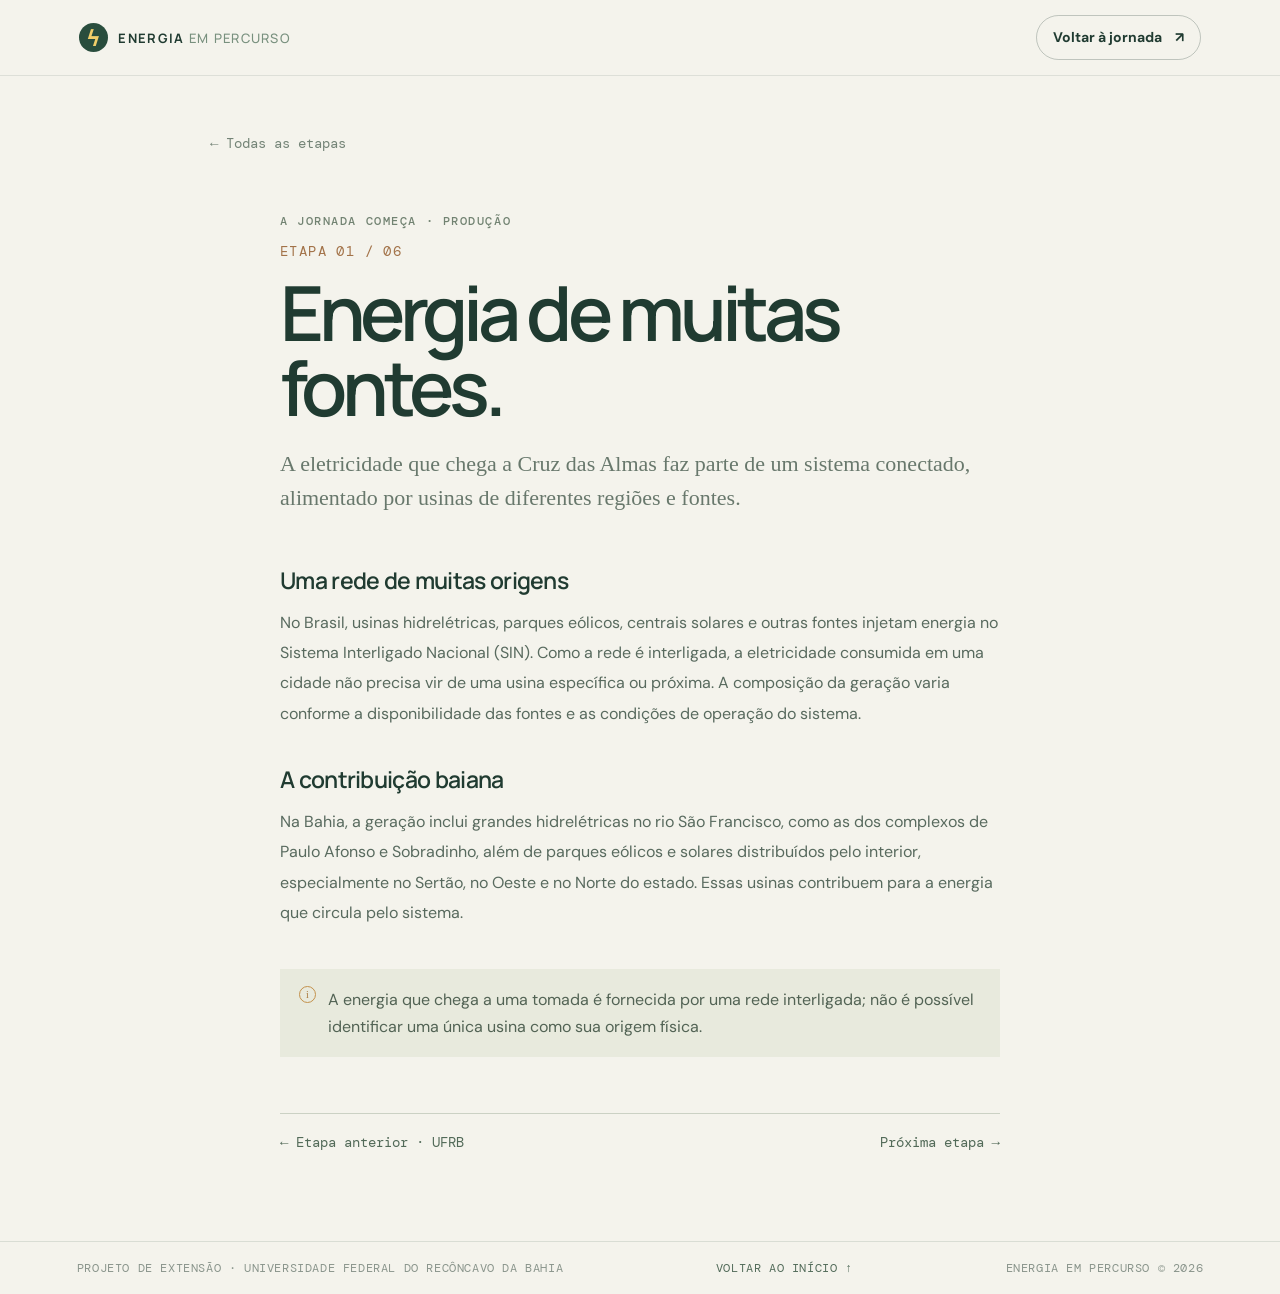
<file: detalhe.html>
<!doctype html>
<html lang="pt-BR">
<head>
  <meta charset="utf-8">
  <meta name="viewport" content="width=device-width, initial-scale=1">
  <meta name="theme-color" content="#f4f3ec">
  <meta name="description" content="Uma explicação aprofundada sobre as etapas do caminho da energia até a UFRB.">
  <title>Etapa da jornada — Energia em percurso</title>
  <link rel="preconnect" href="https://fonts.googleapis.com">
  <link rel="preconnect" href="https://fonts.gstatic.com" crossorigin>
  <link href="https://fonts.googleapis.com/css2?family=DM+Mono:wght@400;500&family=DM+Sans:wght@400;500;600;700&family=Manrope:wght@400;500;600;700;800&display=swap" rel="stylesheet">
  <link rel="stylesheet" href="styles.css">
  <link rel="stylesheet" href="styles-typography.css">
  <script src="detail.js" defer></script>
</head>
<body class="detail-page">
  <header class="topbar"><a class="brand" href="index.html#inicio" aria-label="Energia em percurso, início"><span class="brand-mark">ϟ</span><span>ENERGIA <i>EM PERCURSO</i></span></a><a class="top-cta" href="index.html#jornada">Voltar à jornada <span>↗</span></a></header>
  <main id="conteudo" class="detail-main">
    <a class="detail-back" href="index.html#jornada">← Todas as etapas</a>
    <article class="detail-article" aria-live="polite">
      <p class="eyebrow" id="detail-category"></p>
      <p class="detail-index" id="detail-index"></p>
      <h1 id="detail-title"></h1>
      <p class="detail-lede" id="detail-lede"></p>
      <div id="detail-sections"></div>
      <aside class="detail-fact"><span class="fact-icon">i</span><p id="detail-fact"></p></aside>
    </article>
    <nav class="detail-pager" aria-label="Navegar entre etapas"><a id="detail-prev">← Etapa anterior</a><a id="detail-next">Próxima etapa →</a></nav>
  </main>
  <footer><span>PROJETO DE EXTENSÃO · UNIVERSIDADE FEDERAL DO RECÔNCAVO DA BAHIA</span><a href="index.html#inicio">VOLTAR AO INÍCIO ↑</a><span>ENERGIA EM PERCURSO © 2026</span></footer>
</body>
</html>
</file>
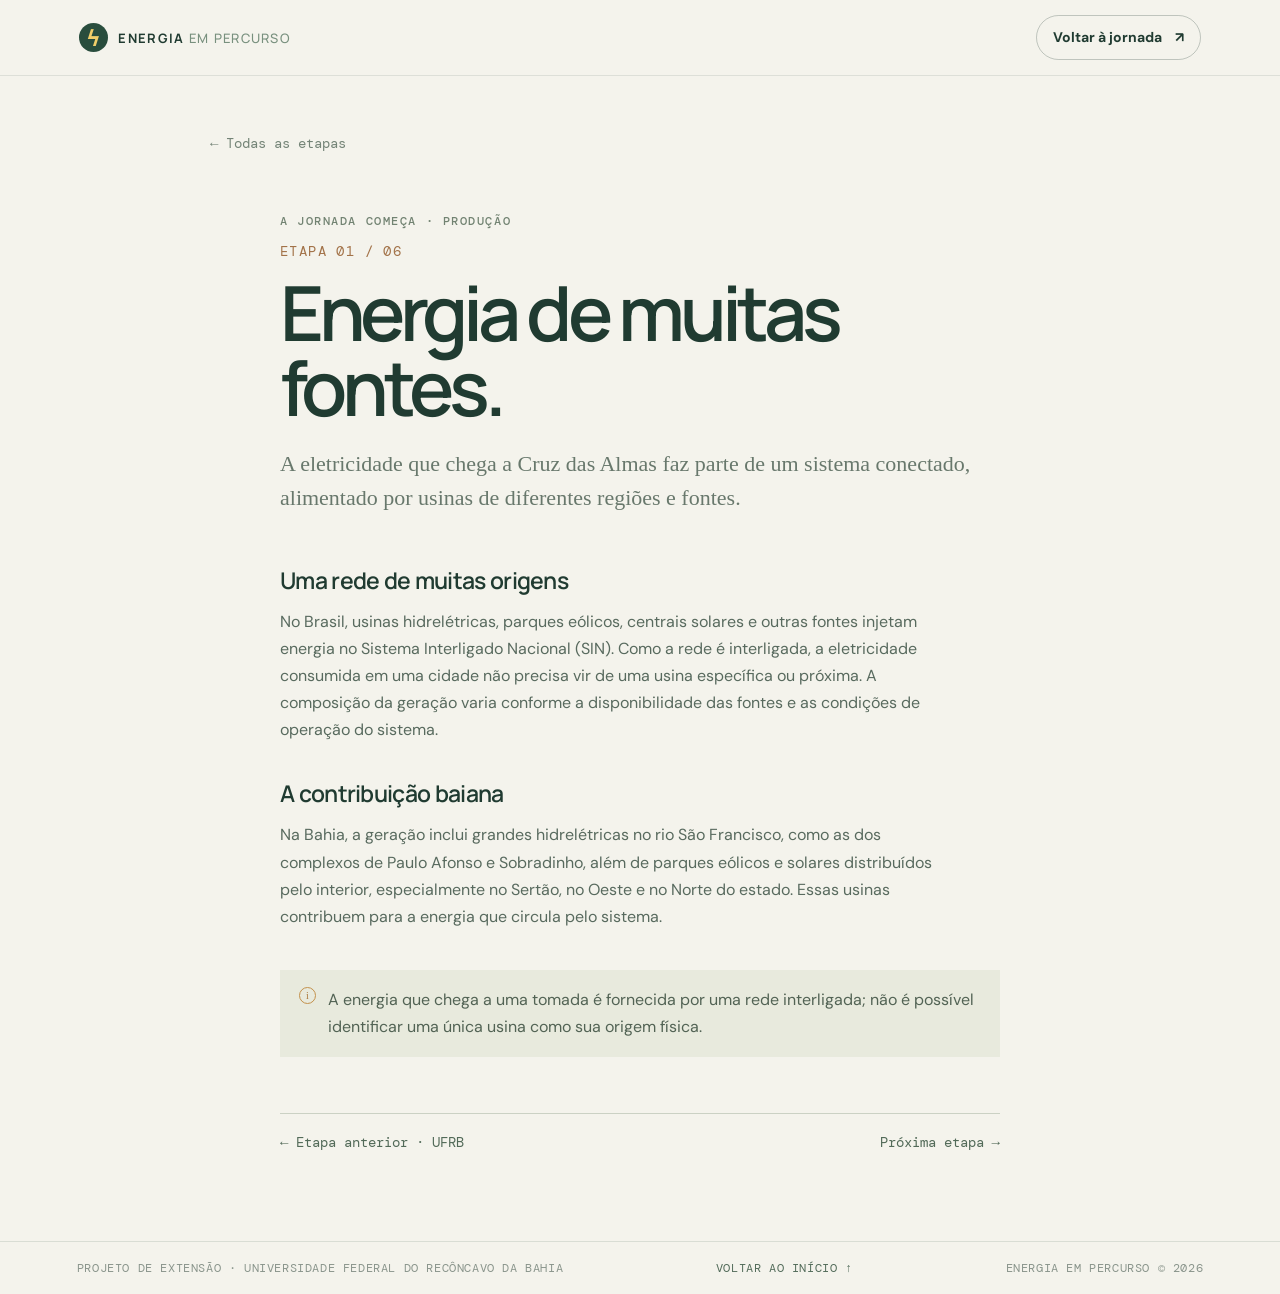
<file: frontend/detalhe.html>
<!doctype html>
<html lang="pt-BR">
<head>
  <meta charset="utf-8">
  <meta name="viewport" content="width=device-width, initial-scale=1">
  <meta name="theme-color" content="#f4f3ec">
  <meta name="description" content="Uma explicação aprofundada sobre as etapas do caminho da energia até a UFRB.">
  <title>Etapa da jornada — Energia em percurso</title>
  <link rel="preconnect" href="https://fonts.googleapis.com">
  <link rel="preconnect" href="https://fonts.gstatic.com" crossorigin>
  <link href="https://fonts.googleapis.com/css2?family=DM+Mono:wght@400;500&family=DM+Sans:wght@400;500;600;700&family=Manrope:wght@400;500;600;700;800&display=swap" rel="stylesheet">
  <link rel="stylesheet" href="styles.css">
  <link rel="stylesheet" href="styles-typography.css">
  <link rel="stylesheet" href="styles-responsive.css">
  <script src="detail.js" defer></script>
</head>
<body class="detail-page">
  <header class="topbar"><a class="brand" href="index.html#inicio" aria-label="Energia em percurso, início"><span class="brand-mark">ϟ</span><span>ENERGIA <i>EM PERCURSO</i></span></a><a class="top-cta" href="index.html#jornada">Voltar à jornada <span>↗</span></a></header>
  <main id="conteudo" class="detail-main">
    <a class="detail-back" href="index.html#jornada">← Todas as etapas</a>
    <article class="detail-article" aria-live="polite">
      <p class="eyebrow" id="detail-category"></p>
      <p class="detail-index" id="detail-index"></p>
      <h1 id="detail-title"></h1>
      <p class="detail-lede" id="detail-lede"></p>
      <div id="detail-sections"></div>
      <aside class="detail-fact"><span class="fact-icon">i</span><p id="detail-fact"></p></aside>
    </article>
    <nav class="detail-pager" aria-label="Navegar entre etapas"><a id="detail-prev">← Etapa anterior</a><a id="detail-next">Próxima etapa →</a></nav>
  </main>
  <footer><span>PROJETO DE EXTENSÃO · UNIVERSIDADE FEDERAL DO RECÔNCAVO DA BAHIA</span><a href="index.html#inicio">VOLTAR AO INÍCIO ↑</a><span>ENERGIA EM PERCURSO © 2026</span></footer>
</body>
</html>
</file>
<file: styles.css>
:root{--paper:#f4f3ec;--ink:#203b31;--green:#294d3d;--moss:#748c70;--lime:#d8e1c8;--gold:#e9b44d;--orange:#cc754e;--serif:Georgia,'Times New Roman',serif;--sans:'DM Sans',Arial,sans-serif;--display:Manrope,'DM Sans',sans-serif;--mono:'DM Mono',monospace}*{box-sizing:border-box}html{scroll-behavior:smooth}body{margin:0;background:var(--paper);color:var(--ink);font-family:var(--sans);-webkit-font-smoothing:antialiased}a{color:inherit;text-decoration:none}.skip-link{position:absolute;left:12px;top:-60px;background:var(--ink);color:white;padding:12px;z-index:99}.skip-link:focus{top:12px}.topbar{height:76px;padding:0 6.2%;display:flex;align-items:center;justify-content:space-between;border-bottom:1px solid #203b311b}.brand{font:700 12px var(--display);letter-spacing:.1em;display:flex;align-items:center;gap:10px}.brand i{font-style:normal;color:#78907e;font-weight:500}.brand-mark{display:grid;place-items:center;width:29px;height:29px;border-radius:50%;background:var(--green);color:#f2ce69;font-size:21px}.topbar nav{display:flex;gap:42px;font-size:12px;color:#54665c}.topbar nav a:hover,.text-link:hover{color:var(--orange)}.top-cta{font-size:12px;font-weight:700;border:1px solid #203b3140;border-radius:24px;padding:10px 16px}.top-cta span{margin-left:10px}.hero{min-height:660px;padding:55px 8.5% 70px;display:grid;grid-template-columns:.9fr 1.1fr;gap:5%;align-items:center;position:relative;overflow:hidden}.hero-copy{padding:25px 0 0;max-width:490px;z-index:2}.eyebrow{font:500 10px var(--mono);letter-spacing:.13em;color:#728372;margin:0 0 24px}.live-dot{display:inline-block;width:7px;height:7px;border-radius:50%;background:#d2914a;margin-right:8px;box-shadow:0 0 0 4px #d2914a21}h1,h2,h3,p{margin-top:0}.hero h1{font:600 clamp(64px,8vw,106px)/.91 var(--display);letter-spacing:-.075em;margin:0 0 24px}.hero h1 span{font-family:var(--serif);font-weight:400;font-style:italic;color:#78907e;letter-spacing:-.09em}.hero-lede{font-size:15px;line-height:1.8;color:#65736a;max-width:390px;margin-bottom:27px}.button{display:inline-flex;gap:28px;align-items:center;border-radius:30px;padding:15px 20px;font-weight:600;font-size:12px;transition:transform .25s,background .25s}.button:hover{transform:translateY(-3px)}.button-dark{background:var(--green);color:#fff}.button-dark span{font-size:18px;color:#eac05e}.hero-meta{display:flex;gap:25px;margin-top:54px;font:9px var(--mono);color:#829087;letter-spacing:.07em}.hero-art{position:relative;width:100%;max-width:680px;justify-self:end;animation:art-in 1s both}.landscape{display:block;width:100%;height:auto;filter:drop-shadow(0 18px 35px #203b3110)}.art-label{position:absolute;z-index:2;background:var(--paper);border:1px solid #203b3126;border-radius:20px;padding:9px 12px;font:9px var(--mono);letter-spacing:.06em}.label-source{top:13%;left:8%}.label-campus{right:4%;bottom:23%}.art-note{position:absolute;left:4%;bottom:8%;display:flex;gap:10px;align-items:center;font-size:10px;line-height:1.45;background:#f4f3ecd9;border-radius:4px;padding:10px 14px;box-shadow:0 8px 25px #203b3110}.note-icon{font-size:24px;color:#c98244}.art-coord{position:absolute;right:4%;top:7%;font:9px var(--mono);line-height:1.7;text-align:right;color:#536e5d}.art-coord small{font-size:7px;letter-spacing:.12em}.hero-side{position:absolute;right:2.5%;top:43%;writing-mode:vertical-rl;font:9px var(--mono);letter-spacing:.16em;color:#879287}.hero-side span{color:var(--gold);padding:10px}.sun-pulse{transform-origin:583px 118px;animation:sun-glow 4s ease-in-out infinite}.turbine-rotor{transform-box:view-box;transform-origin:120px 155px;animation:spin 7s linear infinite}.turbine-rotor.turbine-two{transform-origin:229px 218px;animation-duration:9s}.energy-orb{filter:drop-shadow(0 0 8px #edb84d)}@keyframes spin{to{transform:rotate(360deg)}}@keyframes sun-glow{50%{opacity:.72;transform:scale(1.07)}}@keyframes art-in{from{opacity:0;transform:translateY(20px)}to{opacity:1;transform:translateY(0)}}.intro-strip{background:#e9eadf;padding:32px 12%;display:grid;grid-template-columns:1fr 1.3fr auto;align-items:center;gap:6%;min-height:137px}.intro-strip>p{font:20px/1.35 var(--serif);margin:0}.intro-strip strong{font-weight:400;color:#7a917c;font-style:italic}.strip-copy{max-width:430px;font-size:12px;line-height:1.75;color:#68776e}.strip-star{font-size:35px;color:#c99450}.section-pad{padding:115px 10% 125px}.section-heading{display:flex;justify-content:space-between;align-items:end;margin-bottom:45px}.section-heading .eyebrow{margin-bottom:17px}.section-heading h2,.campus-text h2,.action-content h2{font:600 clamp(42px,5vw,64px)/1.02 var(--display);letter-spacing:-.06em;margin:0}.section-heading h2 em,.campus-text h2 em,.action-content h2 em{font:italic 400 1.08em var(--serif);color:#79917c}.section-heading>p{font-size:12px;line-height:1.7;color:#728077;max-width:260px;margin:0 3% 4px 0}.journey-layout{display:grid;grid-template-columns:.85fr 1.15fr;gap:5%;align-items:stretch}.route-panel{position:relative;border-top:1px solid #c7cec3;padding-top:17px}.route-head,.route-foot{display:flex;justify-content:space-between;font:9px var(--mono);letter-spacing:.09em;color:#849187}.route-head span:last-child{color:var(--orange)}.route-line{position:absolute;left:28px;top:66px;bottom:63px;width:1px;background:#d4d8ce}.route-progress{display:block;background:#bd9651;width:1px;height:8%;transition:height .5s}.route-list{list-style:none;margin:21px 0 24px;padding:0}.route-list li{position:relative}.route-stop{width:100%;display:grid;grid-template-columns:42px 1fr 25px;align-items:center;text-align:left;padding:13px 7px;border:0;background:transparent;color:#829087;font:12px var(--sans);cursor:pointer;transition:color .2s,transform .2s}.route-stop:hover{color:var(--green);transform:translateX(3px)}.stop-number{z-index:1;width:24px;height:24px;display:grid;place-items:center;border-radius:50%;background:var(--paper);border:1px solid #d3d9ce;color:#9aa59c;font:9px var(--mono)}.stop-icon{text-align:right;font-size:16px}.route-stop.active{color:var(--ink);font-weight:700}.route-stop.active .stop-number{background:var(--green);color:#fff;border-color:var(--green);box-shadow:0 0 0 5px #294d3d15}.route-stop.active .stop-icon{color:var(--orange)}.route-foot{padding-top:15px;border-top:1px solid #d6d9d1;font-size:8px}.story-card{background:#e8eadd;min-height:430px;padding:25px 30px 19px;display:flex;flex-direction:column;position:relative;overflow:hidden;transition:background .35s}.story-card::after{content:'';position:absolute;width:220px;height:220px;border:1px solid #83967c30;border-radius:50%;right:-105px;top:110px;box-shadow:0 0 0 26px #83967c0a,0 0 0 53px #83967c08;pointer-events:none}.story-top,.story-bottom{display:flex;align-items:center;justify-content:space-between}.story-category,.story-index,.story-bottom>span{font:9px var(--mono);letter-spacing:.09em;color:#758477}.story-symbol{font-size:20px;color:#bc8d47;transition:transform .3s}.story-card.is-changing .story-symbol{transform:rotate(90deg) scale(.8)}.story-body{max-width:410px;margin:auto 0;z-index:1;transition:opacity .2s,transform .2s}.story-index{margin:10px 0 12px}.story-index span{color:#ba7a4f}.story-body h3{font:500 clamp(32px,4vw,46px)/1.05 var(--display);letter-spacing:-.055em;margin:0 0 15px;white-space:pre-line}.story-body>p:not(.story-index){font-size:12px;line-height:1.8;color:#69776c;max-width:390px;margin-bottom:18px}.fact-box{display:flex;align-items:flex-start;gap:10px;max-width:390px;border-left:2px solid #c3914b;padding:2px 0 2px 12px}.fact-icon{display:grid;place-items:center;flex:0 0 17px;height:17px;border:1px solid #c3914b;color:#a9783d;border-radius:50%;font:10px var(--serif)}.fact-box p{font-size:10px;line-height:1.65;color:#728077;margin:0}.story-bottom{border-top:1px solid #cbd1c4;padding-top:14px;margin-top:22px}.story-bottom>span{font-size:8px}.story-controls{display:flex;gap:7px}.arrow-button{width:32px;height:32px;border-radius:50%;border:1px solid #c5cdc0;background:transparent;color:#557060;cursor:pointer;font-size:16px;transition:background .2s,color .2s,transform .2s}.arrow-button:hover{background:var(--green);color:white;transform:translateY(-2px)}.arrow-button.next{background:var(--green);color:white;border-color:var(--green)}.arrow-button.next:hover{background:#426a53}.campus-section{background:#25483a;color:#eff0e3;padding:100px 10%;display:grid;grid-template-columns:.72fr 1.28fr;gap:8%;align-items:center;overflow:hidden}.campus-text .eyebrow{color:#a5bb9c}.campus-text h2{font-size:clamp(47px,5vw,65px);margin-bottom:23px}.campus-text h2 em{color:#d6bf7e}.campus-text>p:not(.eyebrow){font-size:12px;line-height:1.8;color:#c5d0c5;max-width:325px;margin-bottom:24px}.text-link{display:inline-flex;gap:18px;padding-bottom:7px;border-bottom:1px solid #d0c17a;font-size:11px;color:#e1d29a}.campus-cards{display:grid;grid-template-columns:repeat(3,1fr);gap:12px}.use-card{min-height:302px;position:relative;padding:19px 16px;overflow:hidden;background:#345b47;transition:transform .3s}.use-card:hover{transform:translateY(-7px)}.use-class{background:#496b53}.use-life{background:#375b4c}.use-icon{font-size:21px;color:#e3c773}.use-index{display:block;margin-top:48px;font:8px var(--mono);letter-spacing:.08em;color:#c1d0b7}.use-card h3{position:relative;z-index:1;font:500 22px/1.05 var(--display);letter-spacing:-.04em;margin:13px 0}.use-card p{position:relative;z-index:1;font-size:10px;line-height:1.7;color:#d0dbcd}.card-lines{position:absolute;width:180px;height:180px;border:1px solid #c9dbb71b;border-radius:50%;right:-90px;bottom:-90px;box-shadow:0 0 0 18px #c9dbb710,0 0 0 38px #c9dbb70b}.card-sun{position:absolute;width:100px;height:100px;background:#edc06b30;border-radius:50%;right:-38px;top:-48px;box-shadow:0 0 0 14px #edc06b10}.card-wave{position:absolute;width:240px;height:85px;border:1px solid #c9dbb728;border-radius:50%;bottom:-55px;left:-10px;transform:rotate(-15deg);box-shadow:0 -14px 0 -13px #c9dbb733,0 -28px 0 -27px #c9dbb733}.action-section{background:#e8e9dc;padding:94px 12%;display:grid;grid-template-columns:.55fr 1.2fr .8fr;gap:5%;align-items:center;min-height:405px;overflow:hidden}.action-stamp{width:119px;height:119px;border:1px solid #c68b4e;border-radius:50%;display:grid;place-content:center;text-align:center;color:#ad7545;font:9px/1.7 var(--mono);letter-spacing:.08em;transform:rotate(-12deg);animation:stamp 15s linear infinite}.action-content .eyebrow{margin-bottom:16px}.action-content h2{font-size:clamp(39px,4.4vw,57px)}.action-content>p:not(.eyebrow){max-width:460px;font-size:12px;line-height:1.8;color:#6f7b70;margin:19px 0 20px}.action-prompt{display:flex;gap:15px;flex-wrap:wrap;border-top:1px solid #c8cfc2;padding-top:12px;font:8px var(--mono);letter-spacing:.07em;color:#78867b}.action-prompt span:last-child{color:#a27248}.action-art{height:230px;position:relative;display:grid;place-items:center}.orbit{position:absolute;width:180px;height:180px;border:1px solid #8ca08066;border-radius:50%;animation:orbit 15s linear infinite}.orbit-two{width:225px;height:120px;transform:rotate(-35deg);animation-duration:18s;animation-direction:reverse}.bulb{width:83px;height:83px;display:grid;place-items:center;border-radius:50%;background:#eabb5e;color:#294d3d;font-size:54px;box-shadow:0 0 50px #eabb5e77;animation:bulb 3s ease-in-out infinite}.orbit-label{position:absolute;right:-12px;bottom:25px;font:8px/1.5 var(--mono);letter-spacing:.1em;color:#829081}@keyframes orbit{to{transform:rotate(360deg)}}@keyframes bulb{50%{box-shadow:0 0 75px #eabb5eaa;transform:scale(1.04)}}@keyframes stamp{to{transform:rotate(348deg)}}.closing{padding:45px 10%;display:flex;align-items:center;gap:20px}.closing-mark{width:42px;height:42px;border-radius:50%;display:grid;place-items:center;background:var(--green);color:var(--gold);font-size:28px}.closing p{margin:0;font:18px/1.3 var(--serif)}.closing p strong{font-style:italic;color:#79917c;font-weight:400}.closing>a{margin-left:auto;width:38px;height:38px;display:grid;place-items:center;border:1px solid #ccd2c6;border-radius:50%}.closing>a:hover{background:var(--green);color:white}footer{padding:18px 6%;border-top:1px solid #d9ddd4;display:flex;justify-content:space-between;gap:20px;font:8px var(--mono);letter-spacing:.05em;color:#8a958c}footer a{color:#536c5a} @media(max-width:850px){.hero{padding-left:6%;padding-right:6%;grid-template-columns:.85fr 1.15fr;gap:3%;min-height:600px}.hero h1{font-size:clamp(58px,9vw,80px)}.hero-meta{gap:12px;font-size:8px}.section-pad,.campus-section{padding-left:7%;padding-right:7%}.campus-section{grid-template-columns:1fr;gap:40px}.campus-text>p:not(.eyebrow){max-width:500px}.campus-cards{max-width:700px}.action-section{padding-left:7%;padding-right:7%;grid-template-columns:.35fr 1.3fr .7fr;gap:3%}.action-stamp{width:95px;height:95px;font-size:8px}.action-art{transform:scale(.8)}}@media(max-width:620px){.topbar{height:64px;padding:0 5%}.topbar nav{display:none}.brand{font-size:10px}.top-cta{font-size:10px;padding:8px 12px}.hero{padding:53px 6% 45px;grid-template-columns:1fr;gap:28px}.hero-copy{padding-top:0}.hero h1{font-size:76px}.hero-lede{font-size:14px;max-width:360px}.hero-meta{margin-top:30px}.hero-art{justify-self:center;width:100%}.hero-side{display:none}.art-label{font-size:8px}.art-note{bottom:4%;font-size:9px}.art-coord{font-size:8px}.intro-strip{padding:27px 7%;grid-template-columns:1fr auto;gap:15px}.intro-strip>p{font-size:19px}.strip-copy{grid-column:1/-1;grid-row:2;font-size:11px}.strip-star{grid-column:2;grid-row:1}.section-pad{padding:75px 6%}.section-heading{display:block;margin-bottom:29px}.section-heading h2{font-size:49px}.section-heading>p{margin-top:15px}.journey-layout{grid-template-columns:1fr;gap:28px}.route-list{display:grid;grid-template-columns:repeat(3,1fr);gap:4px;margin:19px 0 17px}.route-list li:nth-child(3n+1){clear:left}.route-line{display:none}.route-stop{grid-template-columns:27px 1fr;gap:4px;padding:8px 3px;font-size:10px;min-height:46px}.stop-number{width:22px;height:22px;font-size:8px}.stop-icon{display:none}.route-foot span:first-child{font-size:7px}.story-card{min-height:395px;padding:20px}.story-body h3{font-size:37px}.campus-section{padding:72px 6%;gap:32px}.campus-text h2{font-size:55px}.campus-cards{grid-template-columns:1fr;gap:10px}.use-card{min-height:210px;padding:17px}.use-index{margin-top:25px}.use-card h3{font-size:24px}.use-card p{max-width:260px}.action-section{padding:65px 7%;grid-template-columns:1fr;gap:25px}.action-stamp{position:absolute;margin-top:-13px;width:80px;height:80px;justify-self:end;right:9%;font-size:7px}.action-content{padding-top:16px}.action-content h2{font-size:44px}.action-art{height:175px;transform:scale(.85)}.orbit-label{right:10%}.closing{padding:32px 6%;gap:13px}.closing p{font-size:16px}footer{padding:15px 6%;flex-wrap:wrap;font-size:7px}footer span:first-child{width:100%}}@media(prefers-reduced-motion:reduce){*,*::before,*::after{scroll-behavior:auto!important;animation-duration:.01ms!important;animation-iteration-count:1!important;transition-duration:.01ms!important}}

/* Mobile refinements: preserve navigation and comfortable touch targets. */
@media(max-width:620px){
  .topbar{height:auto;min-height:64px;flex-wrap:wrap}
  .topbar nav{display:flex;order:3;width:100%;justify-content:space-between;gap:12px;padding:11px 0 13px;border-top:1px solid #203b311b}
  .topbar nav a{font-size:11px}
  .route-stop{min-height:48px}
  .arrow-button,.closing>a{width:44px;height:44px}
  .action-stamp{position:relative;top:auto;right:auto;margin:0 0 -5px;justify-self:end}
  .action-content{padding-top:0}
}

.story-card{cursor:pointer}.story-controls{align-items:center}.story-more{font:8px var(--mono);letter-spacing:.04em;color:#a27248;white-space:nowrap}.story-more:hover{color:var(--green)}.detail-page{min-height:100vh;display:flex;flex-direction:column}.detail-main{width:min(860px,84%);margin:0 auto;padding:54px 0 90px;flex:1}.detail-back{font:10px var(--mono);color:#748477}.detail-article{max-width:720px;margin:57px auto 0}.detail-article .eyebrow{margin-bottom:13px}.detail-index{font:9px var(--mono);letter-spacing:.1em;color:#a27248;margin-bottom:15px}.detail-article h1{font:600 clamp(45px,7vw,76px)/.98 var(--display);letter-spacing:-.065em;margin:0 0 23px;white-space:pre-line}.detail-lede{font:22px/1.55 var(--serif);color:#68786c;margin:0 0 48px}.detail-article section{margin:0 0 34px}.detail-article section h2{font:600 23px var(--display);letter-spacing:-.03em;margin:0 0 12px}.detail-article section p{font-size:14px;line-height:1.9;color:#586a5e;margin:0}.detail-fact{display:flex;gap:12px;align-items:flex-start;background:#e8eadd;padding:17px 19px;margin-top:40px}.detail-fact p{font-size:12px;line-height:1.7;color:#526354;margin:0}.detail-pager{max-width:720px;margin:56px auto 0;border-top:1px solid #cbd1c4;padding-top:19px;display:flex;justify-content:space-between;gap:20px}.detail-pager a{font:10px var(--mono);color:#526a58}.detail-pager a:hover,.detail-back:hover{color:#bd7950}@media(max-width:620px){.detail-main{width:88%;padding:35px 0 65px}.detail-article{margin-top:43px}.detail-lede{font-size:19px;margin-bottom:37px}.detail-article section p{font-size:13px}.detail-pager a{font-size:8px}}

.site-footer{display:block;padding:0;border-top:1px solid #d9ddd4}.footer-feedback{padding:48px 10%;display:flex;justify-content:space-between;align-items:center;gap:28px;background:#e9eadf}.footer-eyebrow{font:9px var(--mono);letter-spacing:.13em;color:#a27248;margin:0 0 12px}.footer-feedback h2{font:600 clamp(28px,4vw,42px)/1.05 var(--display);letter-spacing:-.05em;margin:0 0 10px}.footer-feedback>div>p:last-child{font:13px/1.6 var(--sans);color:#68776e;margin:0}.footer-form-link{flex:0 0 auto;display:inline-flex;align-items:center;gap:25px;padding:15px 20px;border-radius:28px;background:var(--green);color:#fff;font:600 12px var(--sans);transition:transform .2s,background .2s}.footer-form-link:hover{transform:translateY(-2px);background:#426a53}.footer-form-link span{font-size:18px;color:#eac05e}.footer-meta{padding:18px 6%;border-top:1px solid #d9ddd4;display:flex;justify-content:space-between;align-items:center;gap:20px;font:8px var(--mono);letter-spacing:.05em;color:#8a958c}.footer-meta a{color:#536c5a}@media(max-width:620px){.footer-feedback{padding:36px 7%;align-items:flex-start;flex-direction:column;gap:20px}.footer-meta{padding:15px 6%;flex-wrap:wrap;font-size:7px}.footer-meta span:first-child{width:100%}}
</file>
<file: styles-typography.css>
/* Keep supporting copy and interface labels readable throughout the site. */
body{font-size:16px;line-height:1.65}
.topbar nav,.top-cta,.button,.route-stop,.presentation-choices button{font-size:14px}
.brand{font-size:13px}
.eyebrow,.hero-meta,.art-label,.art-coord,.hero-side,.route-head,.route-foot,.story-category,.story-index,.story-bottom>span,.story-more,.action-prompt,footer,.route-color-tag,.presentation-choices button span,.presentation-photo>span,.presentation-progress,.presentation-kicker,.presentation-history h5{font-size:12px}
.hero-lede,.strip-copy,.section-heading>p,.campus-text>p:not(.eyebrow),.action-content>p:not(.eyebrow),.story-body>p:not(.story-index),.use-card p,.route-map-card header p,.route-stops li,.routes-note,.routes-attribution,.bdgd-toolbar label,.bdgd-status,.bdgd-attribution,.presentation-heading>p,.presentation-copy>p:not(.presentation-kicker),.presentation-note,.presentation-source,.presentation-history p{font-size:16px}
.fact-box p,.presentation-copy .presentation-detail{font-size:14px!important}
.presentation-controls button{font-size:14px}
.presentation-history a{font-size:14px}
.chapter-pager a{font-size:14px}
.chapter-pager span{font-size:12px}
.detail-back,.detail-index,.detail-pager a{font-size:14px}
.detail-article section p,.detail-fact p{font-size:16px}
.detail-article .detail-lede{font-size:22px}
@media(max-width:620px){
  .topbar nav a{font-size:13px}
  .hero-meta,.route-foot,.art-label,.art-coord,.route-head,.route-color-tag,.presentation-choices button span,.presentation-photo>span,.presentation-progress,.presentation-kicker,.presentation-note{font-size:12px}
  .route-stop{font-size:14px}
  .bdgd-toolbar label{font-size:14px}
  .presentation-copy>p:not(.presentation-kicker),.presentation-history p{font-size:16px}
  .chapter-pager a{font-size:12px}
  .detail-pager a{font-size:12px}
}
</file>
<file: frontend/styles.css>
:root{--paper:#f4f3ec;--ink:#203b31;--green:#294d3d;--moss:#748c70;--lime:#d8e1c8;--gold:#e9b44d;--orange:#cc754e;--serif:Georgia,'Times New Roman',serif;--sans:'DM Sans',Arial,sans-serif;--display:Manrope,'DM Sans',sans-serif;--mono:'DM Mono',monospace}*{box-sizing:border-box}html{scroll-behavior:smooth}body{margin:0;background:var(--paper);color:var(--ink);font-family:var(--sans);-webkit-font-smoothing:antialiased}a{color:inherit;text-decoration:none}.skip-link{position:absolute;left:12px;top:-60px;background:var(--ink);color:white;padding:12px;z-index:99}.skip-link:focus{top:12px}.topbar{height:76px;padding:0 6.2%;display:flex;align-items:center;justify-content:space-between;border-bottom:1px solid #203b311b}.brand{font:700 12px var(--display);letter-spacing:.1em;display:flex;align-items:center;gap:10px}.brand i{font-style:normal;color:#78907e;font-weight:500}.brand-mark{display:grid;place-items:center;width:29px;height:29px;border-radius:50%;background:var(--green);color:#f2ce69;font-size:21px}.topbar nav{display:flex;gap:42px;font-size:12px;color:#54665c}.topbar nav a:hover,.text-link:hover{color:var(--orange)}.top-cta{font-size:12px;font-weight:700;border:1px solid #203b3140;border-radius:24px;padding:10px 16px}.top-cta span{margin-left:10px}.hero{min-height:660px;padding:55px 8.5% 70px;display:grid;grid-template-columns:.9fr 1.1fr;gap:5%;align-items:center;position:relative;overflow:hidden}.hero-copy{padding:25px 0 0;max-width:490px;z-index:2}.eyebrow{font:500 10px var(--mono);letter-spacing:.13em;color:#728372;margin:0 0 24px}.live-dot{display:inline-block;width:7px;height:7px;border-radius:50%;background:#d2914a;margin-right:8px;box-shadow:0 0 0 4px #d2914a21}h1,h2,h3,p{margin-top:0}.hero h1{font:600 clamp(64px,8vw,106px)/.91 var(--display);letter-spacing:-.075em;margin:0 0 24px}.hero h1 span{font-family:var(--serif);font-weight:400;font-style:italic;color:#78907e;letter-spacing:-.09em}.hero-lede{font-size:15px;line-height:1.8;color:#65736a;max-width:390px;margin-bottom:27px}.button{display:inline-flex;gap:28px;align-items:center;border-radius:30px;padding:15px 20px;font-weight:600;font-size:12px;transition:transform .25s,background .25s}.button:hover{transform:translateY(-3px)}.button-dark{background:var(--green);color:#fff}.button-dark span{font-size:18px;color:#eac05e}.hero-meta{display:flex;gap:25px;margin-top:54px;font:9px var(--mono);color:#829087;letter-spacing:.07em}.hero-art{position:relative;width:100%;max-width:680px;justify-self:end;animation:art-in 1s both}.landscape{display:block;width:100%;height:auto;filter:drop-shadow(0 18px 35px #203b3110)}.art-label{position:absolute;z-index:2;background:var(--paper);border:1px solid #203b3126;border-radius:20px;padding:9px 12px;font:9px var(--mono);letter-spacing:.06em}.label-source{top:13%;left:8%}.label-campus{right:4%;bottom:23%}.art-note{position:absolute;left:4%;bottom:8%;display:flex;gap:10px;align-items:center;font-size:10px;line-height:1.45;background:#f4f3ecd9;border-radius:4px;padding:10px 14px;box-shadow:0 8px 25px #203b3110}.note-icon{font-size:24px;color:#c98244}.art-coord{position:absolute;right:4%;top:7%;font:9px var(--mono);line-height:1.7;text-align:right;color:#536e5d}.art-coord small{font-size:7px;letter-spacing:.12em}.hero-side{position:absolute;right:2.5%;top:43%;writing-mode:vertical-rl;font:9px var(--mono);letter-spacing:.16em;color:#879287}.hero-side span{color:var(--gold);padding:10px}.sun-pulse{transform-origin:583px 118px;animation:sun-glow 4s ease-in-out infinite}.turbine-rotor{transform-box:view-box;transform-origin:120px 155px;animation:spin 7s linear infinite}.turbine-rotor.turbine-two{transform-origin:229px 218px;animation-duration:9s}.energy-orb{filter:drop-shadow(0 0 8px #edb84d)}@keyframes spin{to{transform:rotate(360deg)}}@keyframes sun-glow{50%{opacity:.72;transform:scale(1.07)}}@keyframes art-in{from{opacity:0;transform:translateY(20px)}to{opacity:1;transform:translateY(0)}}.intro-strip{background:#e9eadf;padding:32px 12%;display:grid;grid-template-columns:1fr 1.3fr auto;align-items:center;gap:6%;min-height:137px}.intro-strip>p{font:20px/1.35 var(--serif);margin:0}.intro-strip strong{font-weight:400;color:#7a917c;font-style:italic}.strip-copy{max-width:430px;font-size:12px;line-height:1.75;color:#68776e}.strip-star{font-size:35px;color:#c99450}.section-pad{padding:115px 10% 125px}.section-heading{display:flex;justify-content:space-between;align-items:end;margin-bottom:45px}.section-heading .eyebrow{margin-bottom:17px}.section-heading h2,.campus-text h2,.action-content h2{font:600 clamp(42px,5vw,64px)/1.02 var(--display);letter-spacing:-.06em;margin:0}.section-heading h2 em,.campus-text h2 em,.action-content h2 em{font:italic 400 1.08em var(--serif);color:#79917c}.section-heading>p{font-size:12px;line-height:1.7;color:#728077;max-width:260px;margin:0 3% 4px 0}.journey-layout{display:grid;grid-template-columns:.85fr 1.15fr;gap:5%;align-items:stretch}.route-panel{position:relative;border-top:1px solid #c7cec3;padding-top:17px}.route-head,.route-foot{display:flex;justify-content:space-between;font:9px var(--mono);letter-spacing:.09em;color:#849187}.route-head span:last-child{color:var(--orange)}.route-line{position:absolute;left:28px;top:66px;bottom:63px;width:1px;background:#d4d8ce}.route-progress{display:block;background:#bd9651;width:1px;height:8%;transition:height .5s}.route-list{list-style:none;margin:21px 0 24px;padding:0}.route-list li{position:relative}.route-stop{width:100%;display:grid;grid-template-columns:42px 1fr 25px;align-items:center;text-align:left;padding:13px 7px;border:0;background:transparent;color:#829087;font:12px var(--sans);cursor:pointer;transition:color .2s,transform .2s}.route-stop:hover{color:var(--green);transform:translateX(3px)}.stop-number{z-index:1;width:24px;height:24px;display:grid;place-items:center;border-radius:50%;background:var(--paper);border:1px solid #d3d9ce;color:#9aa59c;font:9px var(--mono)}.stop-icon{text-align:right;font-size:16px}.route-stop.active{color:var(--ink);font-weight:700}.route-stop.active .stop-number{background:var(--green);color:#fff;border-color:var(--green);box-shadow:0 0 0 5px #294d3d15}.route-stop.active .stop-icon{color:var(--orange)}.route-foot{padding-top:15px;border-top:1px solid #d6d9d1;font-size:8px}.story-card{background:#e8eadd;min-height:430px;padding:25px 30px 19px;display:flex;flex-direction:column;position:relative;overflow:hidden;transition:background .35s}.story-card::after{content:'';position:absolute;width:220px;height:220px;border:1px solid #83967c30;border-radius:50%;right:-105px;top:110px;box-shadow:0 0 0 26px #83967c0a,0 0 0 53px #83967c08;pointer-events:none}.story-top,.story-bottom{display:flex;align-items:center;justify-content:space-between}.story-category,.story-index,.story-bottom>span{font:9px var(--mono);letter-spacing:.09em;color:#758477}.story-symbol{font-size:20px;color:#bc8d47;transition:transform .3s}.story-card.is-changing .story-symbol{transform:rotate(90deg) scale(.8)}.story-body{max-width:410px;margin:auto 0;z-index:1;transition:opacity .2s,transform .2s}.story-index{margin:10px 0 12px}.story-index span{color:#ba7a4f}.story-body h3{font:500 clamp(32px,4vw,46px)/1.05 var(--display);letter-spacing:-.055em;margin:0 0 15px;white-space:pre-line}.story-body>p:not(.story-index){font-size:12px;line-height:1.8;color:#69776c;max-width:390px;margin-bottom:18px}.fact-box{display:flex;align-items:flex-start;gap:10px;max-width:390px;border-left:2px solid #c3914b;padding:2px 0 2px 12px}.fact-icon{display:grid;place-items:center;flex:0 0 17px;height:17px;border:1px solid #c3914b;color:#a9783d;border-radius:50%;font:10px var(--serif)}.fact-box p{font-size:10px;line-height:1.65;color:#728077;margin:0}.story-bottom{border-top:1px solid #cbd1c4;padding-top:14px;margin-top:22px}.story-bottom>span{font-size:8px}.story-controls{display:flex;gap:7px}.arrow-button{width:32px;height:32px;border-radius:50%;border:1px solid #c5cdc0;background:transparent;color:#557060;cursor:pointer;font-size:16px;transition:background .2s,color .2s,transform .2s}.arrow-button:hover{background:var(--green);color:white;transform:translateY(-2px)}.arrow-button.next{background:var(--green);color:white;border-color:var(--green)}.arrow-button.next:hover{background:#426a53}.campus-section{background:#25483a;color:#eff0e3;padding:100px 10%;display:grid;grid-template-columns:.72fr 1.28fr;gap:8%;align-items:center;overflow:hidden}.campus-text .eyebrow{color:#a5bb9c}.campus-text h2{font-size:clamp(47px,5vw,65px);margin-bottom:23px}.campus-text h2 em{color:#d6bf7e}.campus-text>p:not(.eyebrow){font-size:12px;line-height:1.8;color:#c5d0c5;max-width:325px;margin-bottom:24px}.text-link{display:inline-flex;gap:18px;padding-bottom:7px;border-bottom:1px solid #d0c17a;font-size:11px;color:#e1d29a}.campus-cards{display:grid;grid-template-columns:repeat(3,1fr);gap:12px}.use-card{min-height:302px;position:relative;padding:19px 16px;overflow:hidden;background:#345b47;transition:transform .3s}.use-card:hover{transform:translateY(-7px)}.use-class{background:#496b53}.use-life{background:#375b4c}.use-icon{font-size:21px;color:#e3c773}.use-index{display:block;margin-top:48px;font:8px var(--mono);letter-spacing:.08em;color:#c1d0b7}.use-card h3{position:relative;z-index:1;font:500 22px/1.05 var(--display);letter-spacing:-.04em;margin:13px 0}.use-card p{position:relative;z-index:1;font-size:10px;line-height:1.7;color:#d0dbcd}.card-lines{position:absolute;width:180px;height:180px;border:1px solid #c9dbb71b;border-radius:50%;right:-90px;bottom:-90px;box-shadow:0 0 0 18px #c9dbb710,0 0 0 38px #c9dbb70b}.card-sun{position:absolute;width:100px;height:100px;background:#edc06b30;border-radius:50%;right:-38px;top:-48px;box-shadow:0 0 0 14px #edc06b10}.card-wave{position:absolute;width:240px;height:85px;border:1px solid #c9dbb728;border-radius:50%;bottom:-55px;left:-10px;transform:rotate(-15deg);box-shadow:0 -14px 0 -13px #c9dbb733,0 -28px 0 -27px #c9dbb733}.action-section{background:#e8e9dc;padding:94px 12%;display:grid;grid-template-columns:.55fr 1.2fr .8fr;gap:5%;align-items:center;min-height:405px;overflow:hidden}.action-stamp{width:119px;height:119px;border:1px solid #c68b4e;border-radius:50%;display:grid;place-content:center;text-align:center;color:#ad7545;font:9px/1.7 var(--mono);letter-spacing:.08em;transform:rotate(-12deg);animation:stamp 15s linear infinite}.action-content .eyebrow{margin-bottom:16px}.action-content h2{font-size:clamp(39px,4.4vw,57px)}.action-content>p:not(.eyebrow){max-width:460px;font-size:12px;line-height:1.8;color:#6f7b70;margin:19px 0 20px}.action-prompt{display:flex;gap:15px;flex-wrap:wrap;border-top:1px solid #c8cfc2;padding-top:12px;font:8px var(--mono);letter-spacing:.07em;color:#78867b}.action-prompt span:last-child{color:#a27248}.action-art{height:230px;position:relative;display:grid;place-items:center}.orbit{position:absolute;width:180px;height:180px;border:1px solid #8ca08066;border-radius:50%;animation:orbit 15s linear infinite}.orbit-two{width:225px;height:120px;transform:rotate(-35deg);animation-duration:18s;animation-direction:reverse}.bulb{width:83px;height:83px;display:grid;place-items:center;border-radius:50%;background:#eabb5e;color:#294d3d;font-size:54px;box-shadow:0 0 50px #eabb5e77;animation:bulb 3s ease-in-out infinite}.orbit-label{position:absolute;right:-12px;bottom:25px;font:8px/1.5 var(--mono);letter-spacing:.1em;color:#829081}@keyframes orbit{to{transform:rotate(360deg)}}@keyframes bulb{50%{box-shadow:0 0 75px #eabb5eaa;transform:scale(1.04)}}@keyframes stamp{to{transform:rotate(348deg)}}.closing{padding:45px 10%;display:flex;align-items:center;gap:20px}.closing-mark{width:42px;height:42px;border-radius:50%;display:grid;place-items:center;background:var(--green);color:var(--gold);font-size:28px}.closing p{margin:0;font:18px/1.3 var(--serif)}.closing p strong{font-style:italic;color:#79917c;font-weight:400}.closing>a{margin-left:auto;width:38px;height:38px;display:grid;place-items:center;border:1px solid #ccd2c6;border-radius:50%}.closing>a:hover{background:var(--green);color:white}footer{padding:18px 6%;border-top:1px solid #d9ddd4;display:flex;justify-content:space-between;gap:20px;font:8px var(--mono);letter-spacing:.05em;color:#8a958c}footer a{color:#536c5a} @media(max-width:850px){.hero{padding-left:6%;padding-right:6%;grid-template-columns:.85fr 1.15fr;gap:3%;min-height:600px}.hero h1{font-size:clamp(58px,9vw,80px)}.hero-meta{gap:12px;font-size:8px}.section-pad,.campus-section{padding-left:7%;padding-right:7%}.campus-section{grid-template-columns:1fr;gap:40px}.campus-text>p:not(.eyebrow){max-width:500px}.campus-cards{max-width:700px}.action-section{padding-left:7%;padding-right:7%;grid-template-columns:.35fr 1.3fr .7fr;gap:3%}.action-stamp{width:95px;height:95px;font-size:8px}.action-art{transform:scale(.8)}}@media(max-width:620px){.topbar{height:64px;padding:0 5%}.topbar nav{display:none}.brand{font-size:10px}.top-cta{font-size:10px;padding:8px 12px}.hero{padding:53px 6% 45px;grid-template-columns:1fr;gap:28px}.hero-copy{padding-top:0}.hero h1{font-size:76px}.hero-lede{font-size:14px;max-width:360px}.hero-meta{margin-top:30px}.hero-art{justify-self:center;width:100%}.hero-side{display:none}.art-label{font-size:8px}.art-note{bottom:4%;font-size:9px}.art-coord{font-size:8px}.intro-strip{padding:27px 7%;grid-template-columns:1fr auto;gap:15px}.intro-strip>p{font-size:19px}.strip-copy{grid-column:1/-1;grid-row:2;font-size:11px}.strip-star{grid-column:2;grid-row:1}.section-pad{padding:75px 6%}.section-heading{display:block;margin-bottom:29px}.section-heading h2{font-size:49px}.section-heading>p{margin-top:15px}.journey-layout{grid-template-columns:1fr;gap:28px}.route-list{display:grid;grid-template-columns:repeat(3,1fr);gap:4px;margin:19px 0 17px}.route-list li:nth-child(3n+1){clear:left}.route-line{display:none}.route-stop{grid-template-columns:27px 1fr;gap:4px;padding:8px 3px;font-size:10px;min-height:46px}.stop-number{width:22px;height:22px;font-size:8px}.stop-icon{display:none}.route-foot span:first-child{font-size:7px}.story-card{min-height:395px;padding:20px}.story-body h3{font-size:37px}.campus-section{padding:72px 6%;gap:32px}.campus-text h2{font-size:55px}.campus-cards{grid-template-columns:1fr;gap:10px}.use-card{min-height:210px;padding:17px}.use-index{margin-top:25px}.use-card h3{font-size:24px}.use-card p{max-width:260px}.action-section{padding:65px 7%;grid-template-columns:1fr;gap:25px}.action-stamp{position:absolute;margin-top:-13px;width:80px;height:80px;justify-self:end;right:9%;font-size:7px}.action-content{padding-top:16px}.action-content h2{font-size:44px}.action-art{height:175px;transform:scale(.85)}.orbit-label{right:10%}.closing{padding:32px 6%;gap:13px}.closing p{font-size:16px}footer{padding:15px 6%;flex-wrap:wrap;font-size:7px}footer span:first-child{width:100%}}@media(prefers-reduced-motion:reduce){*,*::before,*::after{scroll-behavior:auto!important;animation-duration:.01ms!important;animation-iteration-count:1!important;transition-duration:.01ms!important}}

/* Mobile refinements: preserve navigation and comfortable touch targets. */
@media(max-width:620px){
  .topbar{height:auto;min-height:64px;flex-wrap:wrap}
  .topbar nav{display:flex;order:3;width:100%;justify-content:space-between;gap:12px;padding:11px 0 13px;border-top:1px solid #203b311b}
  .topbar nav a{font-size:11px}
  .route-stop{min-height:48px}
  .arrow-button,.closing>a{width:44px;height:44px}
  .action-stamp{position:relative;top:auto;right:auto;margin:0 0 -5px;justify-self:end}
  .action-content{padding-top:0}
}

.story-card{cursor:pointer}.story-controls{align-items:center}.story-more{font:8px var(--mono);letter-spacing:.04em;color:#a27248;white-space:nowrap}.story-more:hover{color:var(--green)}.detail-page{min-height:100vh;display:flex;flex-direction:column}.detail-main{width:min(860px,84%);margin:0 auto;padding:54px 0 90px;flex:1}.detail-back{font:10px var(--mono);color:#748477}.detail-article{max-width:720px;margin:57px auto 0}.detail-article .eyebrow{margin-bottom:13px}.detail-index{font:9px var(--mono);letter-spacing:.1em;color:#a27248;margin-bottom:15px}.detail-article h1{font:600 clamp(45px,7vw,76px)/.98 var(--display);letter-spacing:-.065em;margin:0 0 23px;white-space:pre-line}.detail-lede{font:22px/1.55 var(--serif);color:#68786c;margin:0 0 48px}.detail-article section{margin:0 0 34px}.detail-article section h2{font:600 23px var(--display);letter-spacing:-.03em;margin:0 0 12px}.detail-article section p{font-size:14px;line-height:1.9;color:#586a5e;margin:0}.detail-fact{display:flex;gap:12px;align-items:flex-start;background:#e8eadd;padding:17px 19px;margin-top:40px}.detail-fact p{font-size:12px;line-height:1.7;color:#526354;margin:0}.detail-pager{max-width:720px;margin:56px auto 0;border-top:1px solid #cbd1c4;padding-top:19px;display:flex;justify-content:space-between;gap:20px}.detail-pager a{font:10px var(--mono);color:#526a58}.detail-pager a:hover,.detail-back:hover{color:#bd7950}@media(max-width:620px){.detail-main{width:88%;padding:35px 0 65px}.detail-article{margin-top:43px}.detail-lede{font-size:19px;margin-bottom:37px}.detail-article section p{font-size:13px}.detail-pager a{font-size:8px}}

.site-footer{display:block;padding:0;border-top:1px solid #d9ddd4}.footer-feedback{padding:48px 10%;display:flex;justify-content:space-between;align-items:center;gap:28px;background:#e9eadf}.footer-eyebrow{font:9px var(--mono);letter-spacing:.13em;color:#a27248;margin:0 0 12px}.footer-feedback h2{font:600 clamp(28px,4vw,42px)/1.05 var(--display);letter-spacing:-.05em;margin:0 0 10px}.footer-feedback>div>p:last-child{font:13px/1.6 var(--sans);color:#68776e;margin:0}.footer-form-link{flex:0 0 auto;display:inline-flex;align-items:center;gap:25px;padding:15px 20px;border-radius:28px;background:var(--green);color:#fff;font:600 12px var(--sans);transition:transform .2s,background .2s}.footer-form-link:hover{transform:translateY(-2px);background:#426a53}.footer-form-link span{font-size:18px;color:#eac05e}.footer-meta{padding:18px 6%;border-top:1px solid #d9ddd4;display:flex;justify-content:space-between;align-items:center;gap:20px;font:8px var(--mono);letter-spacing:.05em;color:#8a958c}.footer-meta a{color:#536c5a}@media(max-width:620px){.footer-feedback{padding:36px 7%;align-items:flex-start;flex-direction:column;gap:20px}.footer-meta{padding:15px 6%;flex-wrap:wrap;font-size:7px}.footer-meta span:first-child{width:100%}}
</file>
<file: frontend/styles-typography.css>
/* Keep supporting copy and interface labels readable throughout the site. */
body{font-size:16px;line-height:1.65}
.topbar nav,.top-cta,.button,.route-stop,.presentation-choices button{font-size:14px}
.brand{font-size:13px}
.eyebrow,.hero-meta,.art-label,.art-coord,.hero-side,.route-head,.route-foot,.story-category,.story-index,.story-bottom>span,.story-more,.action-prompt,footer,.route-color-tag,.presentation-choices button span,.presentation-photo>span,.presentation-progress,.presentation-kicker,.presentation-history h5{font-size:12px}
.hero-lede,.strip-copy,.section-heading>p,.campus-text>p:not(.eyebrow),.action-content>p:not(.eyebrow),.story-body>p:not(.story-index),.use-card p,.route-map-card header p,.route-stops li,.routes-note,.routes-attribution,.bdgd-toolbar label,.bdgd-status,.bdgd-attribution,.presentation-heading>p,.presentation-copy>p:not(.presentation-kicker),.presentation-note,.presentation-source,.presentation-history p{font-size:16px}
.fact-box p,.presentation-copy .presentation-detail{font-size:14px!important}
.presentation-controls button{font-size:14px}
.presentation-history a{font-size:14px}
.chapter-pager a{font-size:14px}
.chapter-pager span{font-size:12px}
.detail-back,.detail-index,.detail-pager a{font-size:14px}
.detail-article section p,.detail-fact p{font-size:16px}
.detail-article .detail-lede{font-size:22px}
@media(max-width:620px){
  .topbar nav a{font-size:13px}
  .hero-meta,.route-foot,.art-label,.art-coord,.route-head,.route-color-tag,.presentation-choices button span,.presentation-photo>span,.presentation-progress,.presentation-kicker,.presentation-note{font-size:12px}
  .route-stop{font-size:14px}
  .bdgd-toolbar label{font-size:14px}
  .presentation-copy>p:not(.presentation-kicker),.presentation-history p{font-size:16px}
  .chapter-pager a{font-size:12px}
  .detail-pager a{font-size:12px}
}
</file>
<file: frontend/styles-responsive.css>
/* Layout fluido para manter linhas confortáveis em desktop, tablet e celular. */
html,
body {
  min-width: 320px;
}

body {
  overflow-wrap: break-word;
}

main,
section,
article,
header,
footer,
.journey-layout,
.route-maps-grid,
.presentation-slide {
  min-width: 0;
}

.hero-copy,
.hero-lede,
.strip-copy,
.story-body,
.section-heading > p,
.campus-text,
.action-content,
.detail-article {
  min-width: 0;
}

.hero h1 {
  font-size: clamp(3.5rem, 8.5vw, 6.625rem);
}

.hero-lede,
.strip-copy,
.section-heading > p,
.story-body > p:not(.story-index),
.campus-text > p:not(.eyebrow),
.action-content > p:not(.eyebrow),
.detail-article section p {
  max-width: 62ch;
  line-height: 1.7;
}

.route-map-card header p,
.routes-note,
.routes-attribution,
.bdgd-attribution,
.presentation-note,
.presentation-history p,
.detail-fact p {
  line-height: 1.65;
}

.route-stops li,
.routes-attribution,
.presentation-source,
.presentation-history a {
  overflow-wrap: anywhere;
}

@media (max-width: 850px) {
  .hero {
    grid-template-columns: minmax(0, 1fr);
    min-height: 0;
    padding-top: 50px;
  }

  .hero-copy {
    max-width: 620px;
  }

  .hero-art {
    justify-self: center;
    width: min(100%, 680px);
  }

  .hero h1 {
    font-size: clamp(3.5rem, 10vw, 5.25rem);
  }

  .intro-strip {
    padding-inline: 8%;
  }

  .action-section {
    grid-template-columns: minmax(0, .45fr) minmax(0, 1.4fr);
  }

  .action-art {
    grid-column: 1 / -1;
    height: 180px;
  }
}

@media (max-width: 620px) {
  .hero {
    padding: 42px 6% 38px;
    gap: 22px;
  }

  .hero h1 {
    font-size: clamp(3.25rem, 13vw, 4.75rem);
    line-height: .98;
    letter-spacing: -.065em;
  }

  .hero-lede,
  .strip-copy,
  .section-heading > p,
  .story-body > p:not(.story-index),
  .campus-text > p:not(.eyebrow),
  .action-content > p:not(.eyebrow),
  .detail-article section p {
    font-size: 16px;
    line-height: 1.65;
  }

  .section-heading h2 {
    font-size: clamp(2.5rem, 10vw, 3.1rem);
  }

  .story-body h3 {
    font-size: clamp(2rem, 9vw, 2.5rem);
  }

  .campus-text h2 {
    font-size: clamp(2.8rem, 11vw, 3.4rem);
  }

  .action-section {
    grid-template-columns: minmax(0, 1fr);
  }

  .action-content h2 {
    font-size: clamp(2.4rem, 10vw, 2.9rem);
  }

  .route-presentation,
  .route-map-card,
  .story-card {
    max-width: 100%;
  }

  .presentation-copy,
  .route-presentation {
    padding-inline: 16px;
  }

  .detail-main {
    width: 90%;
  }

  .detail-article h1 {
    font-size: clamp(2.8rem, 11vw, 4rem);
    line-height: 1.02;
  }

  .detail-article .detail-lede {
    font-size: clamp(1.125rem, 5vw, 1.375rem);
    line-height: 1.5;
  }
}
</file>
